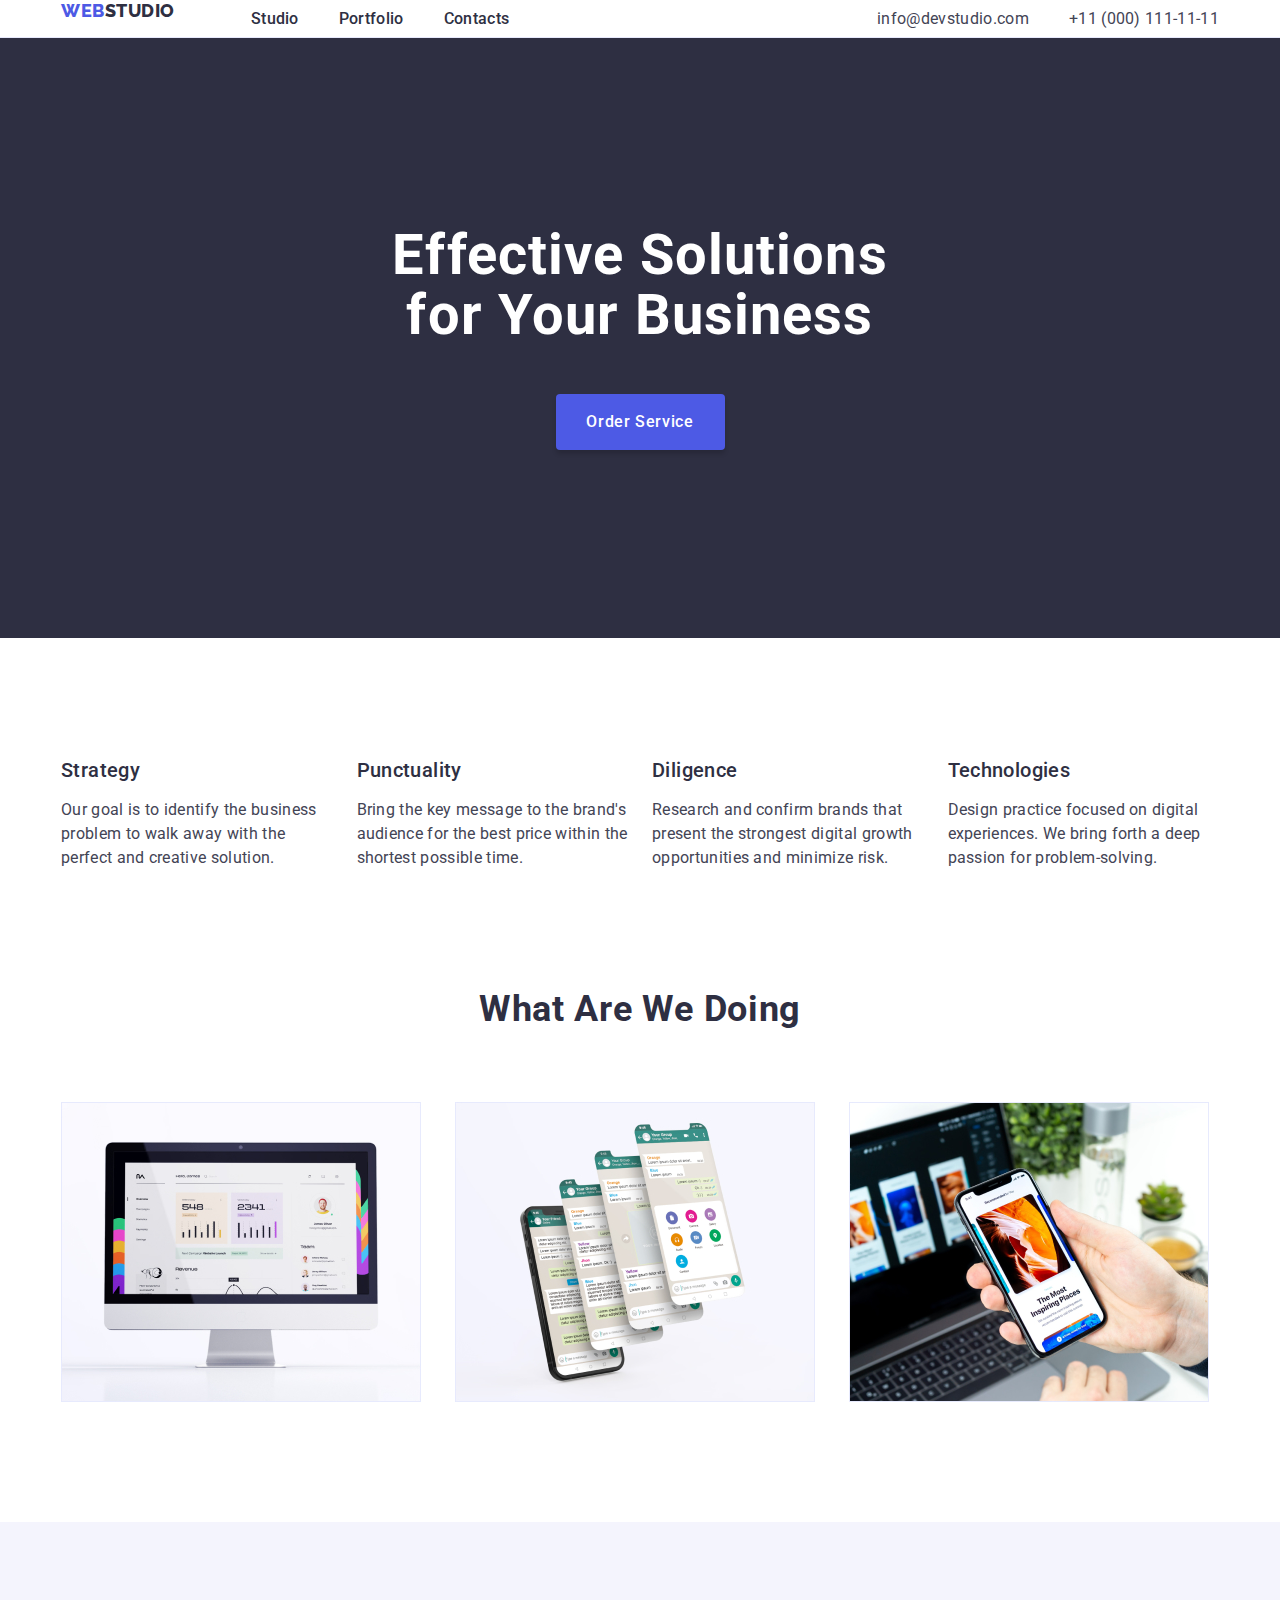
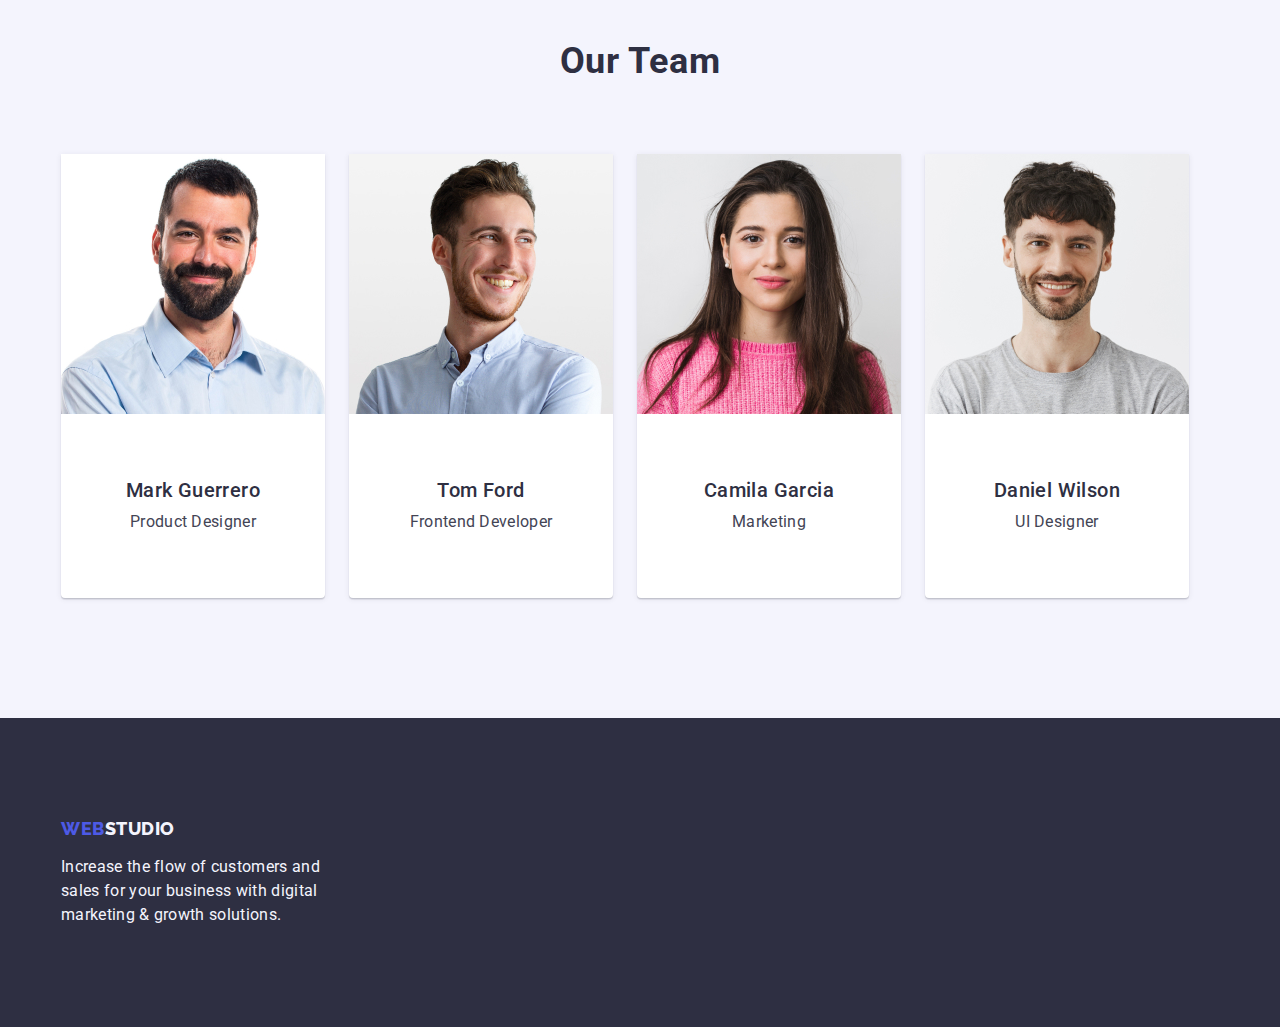
<file: index.html>
<!DOCTYPE html>
<html lang="en">
  <head>
    <meta charset="UTF-8" />
    <meta name="viewport" content="width=device-width, initial-scale=1.0" />
    <link
      rel="stylesheet"
      href="https://cdnjs.cloudflare.com/ajax/libs/modern-normalize/2.0.0/modern-normalize.min.css"
      integrity="sha512-4xo8blKMVCiXpTaLzQSLSw3KFOVPWhm/TRtuPVc4WG6kUgjH6J03IBuG7JZPkcWMxJ5huwaBpOpnwYElP/m6wg=="
      crossorigin="anonymous"
      referrerpolicy="no-referrer"
    />
    <link rel="stylesheet" href="./css/styles.css" />
    <link rel="preconnect" href="https://fonts.googleapis.com" />
    <link rel="preconnect" href="https://fonts.gstatic.com" crossorigin />
    <link
      href="https://fonts.googleapis.com/css2?family=Raleway:wght@800&family=Roboto:wght@400;500;700;900&display=swap"
      rel="stylesheet"
    />
    <title>EFFECTIVE SOLUTIONS FOR YOUR BUSINESS</title>
  </head>
  <body>
    <!-- Header -->
    <header class="main-header-container">
      <div class="container another-container">
        <nav class="main-navigation-container">
          <a class="logo-a link" href="./index.html"
            >Web<span class="logo-span-dark-header">Studio</span></a
          >
          <ul class="navigation-list list">
            <li><a class="nav-link link" href="./index.html">Studio</a></li>
            <li>
              <a class="nav-link link" href="./portfolio.html">Portfolio</a>
            </li>
            <li><a class="nav-link link" href="">Contacts</a></li>
          </ul>
        </nav>
        <address class="address-container">
          <ul class="address-list list">
            <li>
              <a class="address-link link" href="mailto:info@devstudio.com"
                >info@devstudio.com</a
              >
            </li>
            <li>
              <a class="address-link link" href="tel:+110001111111"
                >+11 (000) 111-11-11</a
              >
            </li>
          </ul>
        </address>
      </div>
    </header>
    <!-- Main -->
    <main class="main-container">
      <!-- Section1 -->
      <section class="hero-image-section-container">
        <div class="container">
          <h1 class="hero-image-header">
            Effective Solutions for Your Business
          </h1>
          <button class="hero-image-button" type="button">Order Service</button>
        </div>
      </section>
      <!-- Section2 -->
      <section class="first-section-container">
        <div class="container">
          <h2 class="visually-hidden">Qualities</h2>
          <ul class="first-section-list list">
            <li class="trait-container">
              <h3 class="trait-header">Strategy</h3>
              <p class="trait-description">
                Our goal is to identify the business problem to walk away with
                the perfect and creative solution.
              </p>
            </li>
            <li class="trait-container">
              <h3 class="trait-header">Punctuality</h3>
              <p class="trait-description">
                Bring the key message to the brand's audience for the best price
                within the shortest possible time.
              </p>
            </li>
            <li class="trait-container">
              <h3 class="trait-header">Diligence</h3>
              <p class="trait-description">
                Research and confirm brands that present the strongest digital
                growth opportunities and minimize risk.
              </p>
            </li>
            <li class="trait-container">
              <h3 class="trait-header">Technologies</h3>
              <p class="trait-description">
                Design practice focused on digital experiences. We bring forth a
                deep passion for problem-solving.
              </p>
            </li>
          </ul>
        </div>
      </section>
      <!-- Section3 -->
      <section class="section-two-container">
        <div class="container">
          <h2 class="section-two-header">What are we doing</h2>
          <ul class="sec-two-image-list list">
            <li class="sec-two-container-li">
              <img
                class="image"
                src="./images/Firstimage.jpg"
                alt="Firstimage"
                width="360"
                height="300"
              />
            </li>
            <li class="sec-two-container-li">
              <img
                class="image"
                src="./images/Secondimage.jpg"
                alt="Secondimage"
                width="360"
                height="300"
              />
            </li>
            <li class="sec-two-container-li">
              <img
                class="image"
                src="./images/Thirdimage.jpg"
                alt="Thirdimage"
                width="360"
                height="300"
              />
            </li>
          </ul>
        </div>
      </section>
      <!-- Section4 -->
      <section class="section-three-container">
        <div class="container">
          <h2 class="section-three-header">Our Team</h2>
          <ul class="sec-three-members-list list">
            <li class="team-member-container">
              <img
                class="image"
                src="./images/Image1.jpg"
                alt="Product Designer"
                width="264"
                height="260"
              />
              <div class="container-a">
                <h3 class="team-member-header">Mark Guerrero</h3>
                <p class="team-member-description">Product Designer</p>
              </div>
            </li>
            <li class="team-member-container">
              <img
                class="image"
                src="./images/Image2.jpg"
                alt="Frontend Developer"
                width="264"
                height="260"
              />
              <div class="container-a">
                <h3 class="team-member-header">Tom Ford</h3>
                <p class="team-member-description">Frontend Developer</p>
              </div>
            </li>
            <li class="team-member-container">
              <img
                class="image"
                src="./images/Image3.jpg"
                alt="Marketing"
                width="264"
                height="260"
              />
              <div class="container-a">
                <h3 class="team-member-header">Camila Garcia</h3>
                <p class="team-member-description">Marketing</p>
              </div>
            </li>
            <li class="team-member-container">
              <img
                class="image"
                src="./images/Image4.jpg"
                alt="UI Designer"
                width="264"
                height="260"
              />
              <div class="container-a">
                <h3 class="team-member-header">Daniel Wilson</h3>
                <p class="team-member-description">UI Designer</p>
              </div>
            </li>
          </ul>
        </div>
      </section>
    </main>
    <!-- Footer -->
    <footer class="footer-container">
      <div class="container">
        <a class="logo-b link" href="./index.html"
          >Web<span class="logo-span-dark-footer">Studio</span></a
        >
        <p class="footer-additional-description">
          Increase the flow of customers and sales for your business with
          digital marketing & growth solutions.
        </p>
      </div>
    </footer>
  </body>
</html>
</file>
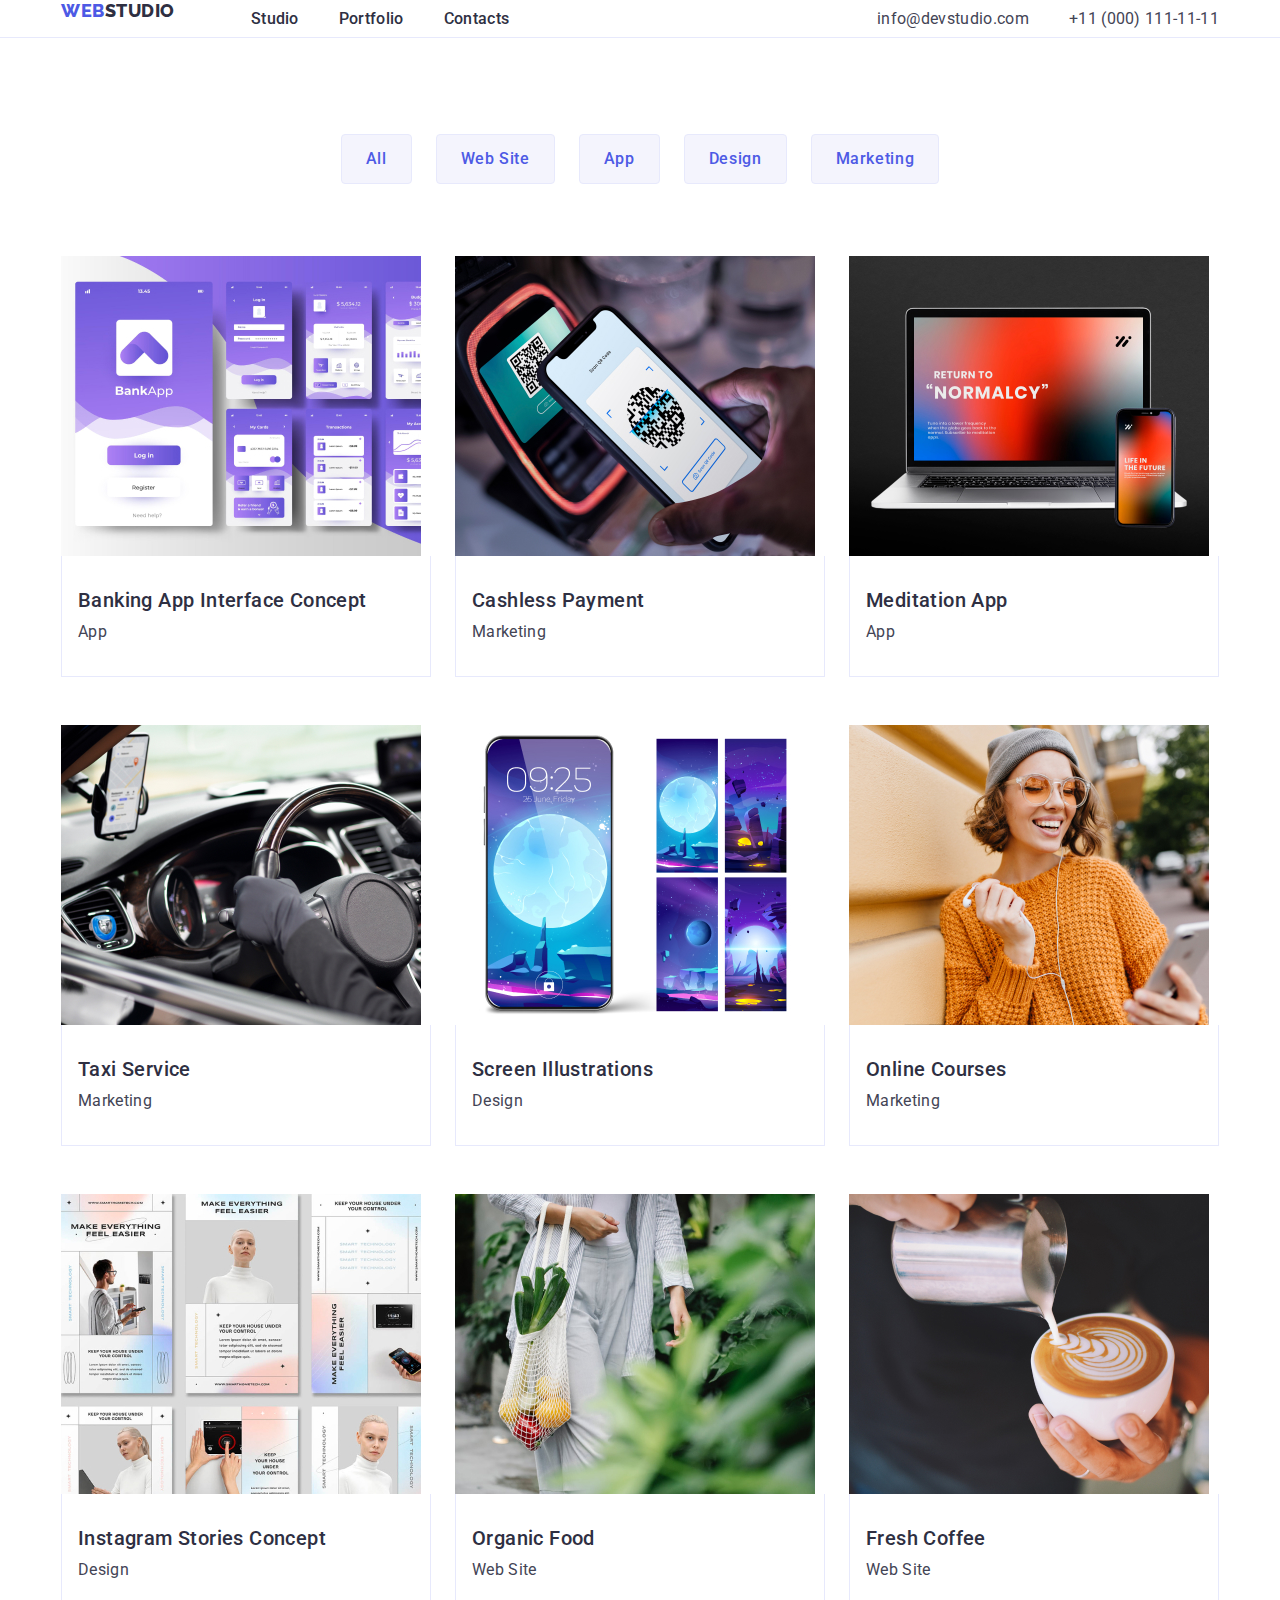
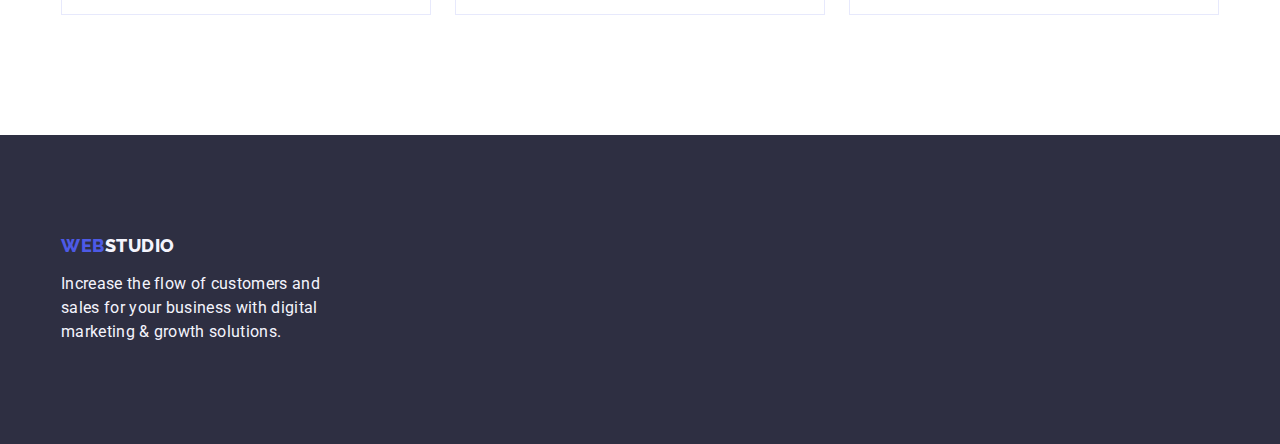
<file: portfolio.html>
<!DOCTYPE html>
<html lang="en">
  <head>
    <meta charset="UTF-8" />
    <meta name="viewport" content="width=device-width, initial-scale=1.0" />
    <link
      rel="stylesheet"
      href="https://cdnjs.cloudflare.com/ajax/libs/modern-normalize/2.0.0/modern-normalize.min.css"
      integrity="sha512-4xo8blKMVCiXpTaLzQSLSw3KFOVPWhm/TRtuPVc4WG6kUgjH6J03IBuG7JZPkcWMxJ5huwaBpOpnwYElP/m6wg=="
      crossorigin="anonymous"
      referrerpolicy="no-referrer"
    />
    <link rel="stylesheet" href="./css/styles.css" />
    <link rel="preconnect" href="https://fonts.googleapis.com" />
    <link rel="preconnect" href="https://fonts.gstatic.com" crossorigin />
    <link
      href="https://fonts.googleapis.com/css2?family=Raleway:wght@800&family=Roboto:wght@400;500;700;900&display=swap"
      rel="stylesheet"
    />
    <title>Portfolio</title>
  </head>
  <body>
    <header class="main-header-container">
      <div class="container another-container">
        <nav class="main-navigation-container">
          <a class="logo-a link" href="./index.html"
            >Web<span class="logo-span-dark-header">Studio</span></a
          >
          <ul class="navigation-list list">
            <li><a class="nav-link link" href="./index.html">Studio</a></li>
            <li>
              <a class="nav-link link" href="./portfolio.html">Portfolio</a>
            </li>
            <li><a class="nav-link link" href="">Contacts</a></li>
          </ul>
        </nav>
        <address class="address-container">
          <ul class="address-list list">
            <li>
              <a class="address-link link" href="mailto:info@devstudio.com"
                >info@devstudio.com</a
              >
            </li>
            <li>
              <a class="address-link link" href="tel:+110001111111"
                >+11 (000) 111-11-11</a
              >
            </li>
          </ul>
        </address>
      </div>
    </header>
    <main class="main-container-portfolio">
      <section class="section-one-container">
        <div class="container">
          <h1 class="visually-hidden">Buttons</h1>
          <ul class="sec-one-list-of-buttons list">
            <li><button class="sec-one-button" type="button">All</button></li>
            <li>
              <button class="sec-one-button" type="button">Web Site</button>
            </li>
            <li><button class="sec-one-button" type="button">App</button></li>
            <li>
              <button class="sec-one-button" type="button">Design</button>
            </li>
            <li>
              <button class="sec-one-button" type="button">Marketing</button>
            </li>
          </ul>
          <ul class="list-of-projects-sec-two list">
            <li class="project-container">
              <a class="project-link link" href="">
                <img
                  class="image"
                  src="./images/Projectcard1.jpg"
                  alt="Projectcard1"
                  width="360"
                />
                <div class="container3">
                  <h2 class="project-header">Banking App Interface Concept</h2>
                  <p class="project-description">App</p>
                </div>
              </a>
            </li>
            <li class="project-container">
              <a class="project-link link" href="">
                <img
                  class="image"
                  src="./images/Projectcard2.jpg"
                  alt="Projectcard2"
                  width="360"
                />
                <div class="container3">
                  <h2 class="project-header">Cashless Payment</h2>
                  <p class="project-description">Marketing</p>
                </div>
              </a>
            </li>
            <li class="project-container">
              <a class="project-link link" href="">
                <img
                  class="image"
                  src="./images/Projectcard3.jpg"
                  alt="Projectcard3"
                  width="360"
                />
                <div class="container3">
                  <h2 class="project-header">Meditation App</h2>
                  <p class="project-description">App</p>
                </div>
              </a>
            </li>
            <li class="project-container">
              <a class="project-link link" href="">
                <img
                  class="image"
                  src="./images/Projectcard4.jpg"
                  alt="Projectcard4"
                  width="360"
                />
                <div class="container3">
                  <h2 class="project-header">Taxi Service</h2>
                  <p class="project-description">Marketing</p>
                </div>
              </a>
            </li>
            <li class="project-container">
              <a class="project-link link" href="">
                <img
                  class="image"
                  src="./images/Projectcard5.jpg"
                  alt="Projectcard5"
                  width="360"
                />
                <div class="container3">
                  <h2 class="project-header">Screen Illustrations</h2>
                  <p class="project-description">Design</p>
                </div>
              </a>
            </li>
            <li class="project-container">
              <a class="project-link link" href="">
                <img
                  class="image"
                  src="./images/Projectcard6.jpg"
                  alt="Projectcard6"
                  width="360"
                />
                <div class="container3">
                  <h2 class="project-header">Online Courses</h2>
                  <p class="project-description">Marketing</p>
                </div>
              </a>
            </li>
            <li class="project-container">
              <a class="project-link link" href="">
                <img
                  class="image"
                  src="./images/Projectcard7.jpg"
                  alt="Projectcard7"
                  width="360"
                />
                <div class="container3">
                  <h2 class="project-header">Instagram Stories Concept</h2>
                  <p class="project-description">Design</p>
                </div>
              </a>
            </li>
            <li class="project-container">
              <a class="project-link link" href="">
                <img
                  class="image"
                  src="./images/Projectcard8.jpg"
                  alt="Projectcard8"
                  width="360"
                />
                <div class="container3">
                  <h2 class="project-header">Organic Food</h2>
                  <p class="project-description">Web Site</p>
                </div>
              </a>
            </li>
            <li class="project-container">
              <a class="project-link link" href="">
                <img
                  class="image"
                  src="./images/Projectcard9.jpg"
                  alt="Projectcard9"
                  width="360"
                />
                <div class="container3">
                  <h2 class="project-header">Fresh Coffee</h2>
                  <p class="project-description">Web Site</p>
                </div>
              </a>
            </li>
          </ul>
        </div>
      </section>
    </main>
    <footer class="footer-container">
      <div class="container">
        <a class="logo-b link" href="./index.html"
          >Web<span class="logo-span-dark-footer">Studio</span></a
        >
        <p class="footer-additional-description">
          Increase the flow of customers and sales for your business with
          digital marketing & growth solutions.
        </p>
      </div>
    </footer>
  </body>
</html>
</file>
<file: css/styles.css>
:root {
  --IRIS: #4d5ae5;
  --NAVY-BLUE: #2e2f42;
  --WHITE: #ffffff;
  --SLATE: #434455;
  --CLOUD: #f4f4fd;
  --OCEAN: #404bbf;
}
* {
  margin: 0;
  padding: 0;
}
body {
  background-color: var(--WHITE);
  font-family: "Roboto", sans-serif;
  color: var(--SLATE);
}
.logo-a {
  text-transform: uppercase;
  color: var(--IRIS);
  font-weight: 800;
  font-size: 18px;
  line-height: 1.17;
  letter-spacing: 0.54px;
  font-family: "Raleway", sans-serif;
  margin-right: 76px;
  margin-bottom: 16px;
  flex-shrink: 0;
}
.logo-b {
  text-transform: uppercase;
  color: var(--IRIS);
  font-weight: 800;
  font-size: 18px;
  line-height: 1.17;
  letter-spacing: 0.54px;
  font-family: "Raleway", sans-serif;
  margin-right: 76px;
  margin-bottom: 16px;
  display: inline-block;
  flex-shrink: 0;
}
.logo-span-dark-header {
  color: var(--NAVY-BLUE);
}

.link {
  text-decoration: none;
}

.list {
  list-style-type: none;
}

.navigation-list {
  list-style-type: none;
  display: flex;
  gap: 40px;
}

.nav-link {
  color: var(--NAVY-BLUE, #2e2f42);
  font-size: 16px;
  font-weight: 500;
  line-height: 150%;
  letter-spacing: 0.32px;
  padding-top: 24px;
  padding-bottom: 24px;
}

.nav-link:hover,
.nav-link:focus {
  color: var(--OCEAN);
}

.address-container {
  font-style: normal;
}

.address-list {
  list-style-type: none;
  display: flex;
  gap: 40px;
}

.address-link {
  color: var(--SLATE, #434455);
  font-size: 16px;
  font-weight: 400;
  line-height: 150%;
  letter-spacing: 0.32px;
  text-decoration: none;
}

.address-link:hover,
.address-link:focus {
  color: var(--OCEAN);
}

.hero-image-section-container {
  background-color: var(--NAVY-BLUE);
  padding-top: 188px;
  padding-bottom: 188px;
}

.hero-image-header {
  color: var(--WHITE, #fff);
  text-align: center;
  font-size: 56px;
  font-weight: 700;
  line-height: 107.143%;
  letter-spacing: 1.12px;
  max-width: 496px;
  margin: 0 auto;
  margin-bottom: 48px;
}

.hero-image-button {
  background: var(--IRIS, #4d5ae5);
  color: var(--WHITE, #fff);
  font-family: "Roboto", sans-serif;
  border-radius: 4px;
  box-shadow: 0px 4px 4px 0px rgba(0, 0, 0, 0.15);
  font-size: 16px;
  font-weight: 500;
  line-height: 150%;
  letter-spacing: 0.64px;
  cursor: pointer;
  display: block;
  min-width: 169px;
  height: 56px;
  border: none;
  margin: 0 auto;
}

.hero-image-button:hover,
.hero-image-button:focus {
  background-color: var(--OCEAN);
}

.first-section-list {
  list-style-type: none;
  display: flex;
  gap: 24px;
}
.trait-container {
  display: inline-flex;
  width: 100%;
  min-width: 264px;
  flex-direction: column;
  align-items: flex-start;
  gap: 8px;
}
.trait-header {
  color: var(--NAVY-BLUE, #2e2f42);
  font-size: 20px;
  font-weight: 500;
  line-height: 120%;
  letter-spacing: 0.4px;
  margin-bottom: 8px;
}

.trait-description {
  color: var(--SLATE, #434455);
  font-size: 16px;
  line-height: 150%;
  letter-spacing: 0.32px;
}

.section-two-header {
  color: var(--NAVY-BLUE, #2e2f42);
  text-align: center;
  font-size: 36px;
  font-weight: 700;
  line-height: 111.111%;
  letter-spacing: 0.72px;
  text-transform: capitalize;
  margin-bottom: 72px;
}

.sec-two-image-list {
  list-style-type: none;
}
.sec-two-container-li {
  display: inline-flex;
  flex-direction: column;
  align-items: flex-start;
  border: 1px solid var(--corn-flower-color);
  width: calc((100% - 48px) / 3);
}
.section-three-container {
  background-color: var(--CLOUD, #f4f4fd);
  padding-top: 120px;
  padding-bottom: 120px;
}

.section-three-header {
  color: var(--NAVY-BLUE, #2e2f42);
  text-align: center;
  font-size: 36px;
  font-weight: 700;
  line-height: 111.111%;
  letter-spacing: 0.72px;
  text-transform: capitalize;
  margin-bottom: 72px;
}

.sec-three-members-list {
  list-style-type: none;
  display: flex;
  gap: 24px;
}
.team-member-container {
  background-color: var(--WHITE, #fff);
  display: inline-flex;
  padding-bottom: 32px;
  flex-direction: column;
  justify-content: center;
  align-items: center;
  gap: 32px;
  border-radius: 0 0 4px 4px;
  box-shadow: 0px 2px 1px 0px rgba(46, 47, 66, 0.08),
    0px 1px 1px 0px rgba(46, 47, 66, 0.16),
    0px 1px 6px 0px rgba(46, 47, 66, 0.08);
}

.team-member-header {
  color: var(--NAVY-BLUE, #2e2f42);
  text-align: center;
  font-size: 20px;
  font-weight: 500;
  line-height: 120%;
  letter-spacing: 0.4px;
  text-align: center;
  margin-bottom: 8px;
}

.team-member-description {
  color: var(--SLATE);
  text-align: center;
  font-size: 16px;
  line-height: 150%;
  letter-spacing: 0.32px;
  text-align: center;
}

.footer-container {
  background-color: var(--NAVY-BLUE, #2e2f42);
  flex-direction: column;
  justify-content: flex-start;
  align-items: flex-start;
  padding: 100px 0;
}

.logo-span-dark-footer {
  color: var(--CLOUD);
}

.footer-additional-description {
  color: var(--CLOUD, #f4f4fd);
  font-size: 16px;
  line-height: 150%;
  letter-spacing: 0.32px;
  max-width: 264px;
}

.sec-one-list-of-buttons {
  list-style-type: none;
  display: flex;
  justify-content: center;
  gap: 24px;
  margin-bottom: 72px;
}

.sec-one-button {
  background-color: var(--CLOUD);
  color: var(--IRIS);
  font-size: 16px;
  font-weight: 500;
  line-height: 150%;
  letter-spacing: 0.64px;
  text-align: center;
  cursor: pointer;
  font-family: "Roboto", sans-serif;
  padding: 12px 24px;
  border: 1px solid #e7e9fc;
  border-radius: 4px;
}

.sec-one-button:hover,
.sec-one-button:focus {
  background-color: var(--OCEAN);
  color: var(--WHITE);
  border: 1px solid transparent;
}

.list-of-projects-sec-two {
  list-style-type: none;
  display: flex;
  flex-wrap: wrap;
  column-gap: 24px;
  row-gap: 48px;
}

.project-container {
  background-color: var(--WHITE, #fff);
  width: calc((100% - 48px) / 3);
}

.project-header {
  color: var(--NAVY-BLUE);
  font-size: 20px;
  font-weight: 500;
  line-height: 120%;
  letter-spacing: 0.4px;
  text-transform: capitalize;
  margin-bottom: 8px;
}

.project-description {
  color: var(--SLATE, #434455);
  font-size: 16px;
  font-weight: 400;
  line-height: 150%;
  letter-spacing: 0.32px;
}
.main-header-container {
  border-bottom: 1px solid #e7e9fc;
}
.another-container {
  display: flex;
  justify-content: space-between;
  align-items: center;
}
.container {
  width: 1158px;
  margin: 0 auto;
  padding-left: 15px;
  padding-right: 15px;
}
.main-navigation-container {
  display: flex;
  align-items: center;
}
.image {
  display: block;
}
.hero-image-section-container {
  padding-top: 188px;
  padding-bottom: 188px;
}
.first-section-container {
  padding-top: 120px;
  padding-bottom: 120px;
}
.visually-hidden {
  position: absolute;
  width: 1px;
  height: 1px;
  margin: -1px;
  border: 0;
  padding: 0;
  white-space: nowrap;
  clip-path: inset(100%);
  clip: rect(0 0 0 0);
  overflow: hidden;
}
.section-two-container {
  padding-bottom: 120px;
}
.sec-two-image-list {
  display: flex;
  gap: 24px;
}
.section-one-container {
  padding-top: 96px;
  padding-bottom: 120px;
}
.container-a {
  padding-top: 32px;
  padding-bottom: 32px;
}
.container3 {
  padding: 32px 16px;
  border: 1px solid #e7e9fc;
  border-top: none;
}
</file>
